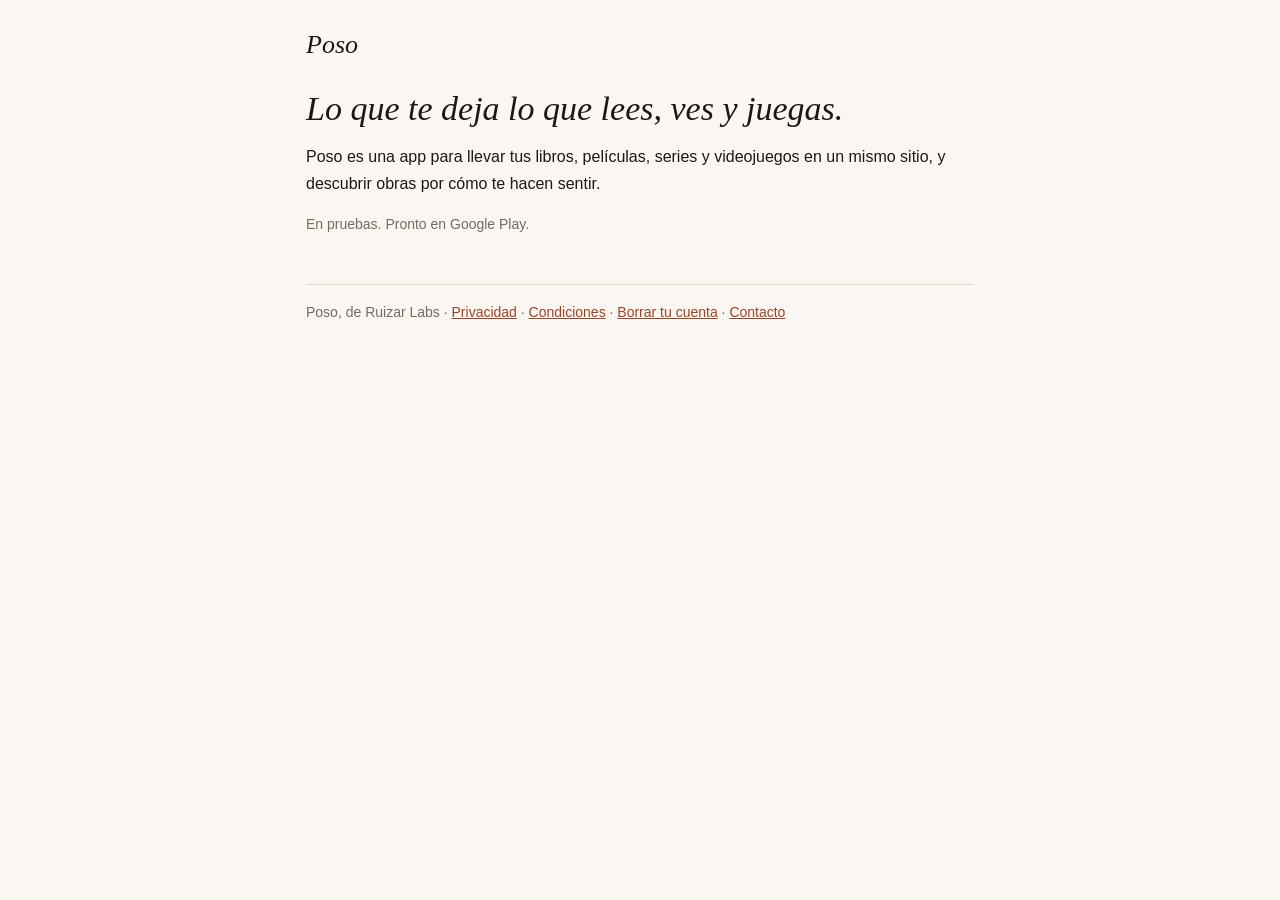
<file: index.html>
<!doctype html>
<html lang="es">
<head>
<meta charset="utf-8">
<meta name="viewport" content="width=device-width, initial-scale=1">
<title>Poso</title>
<link rel="stylesheet" href="estilo.css">
</head>
<body>
<main>
<header><a href="./">Poso</a></header>

<h1>Lo que te deja lo que lees, ves y juegas.</h1>
<p>Poso es una app para llevar tus libros, películas, series y videojuegos en un mismo sitio, y descubrir obras por cómo te hacen sentir.</p>
<p class="nota">En pruebas. Pronto en Google Play.</p>

<footer>Poso, de Ruizar Labs · <a href="privacidad.html">Privacidad</a> · <a href="condiciones.html">Condiciones</a> · <a href="borrar-cuenta.html">Borrar tu cuenta</a> · <a href="mailto:ruizardev@gmail.com">Contacto</a></footer>
</main>
</body>
</html>
</file>
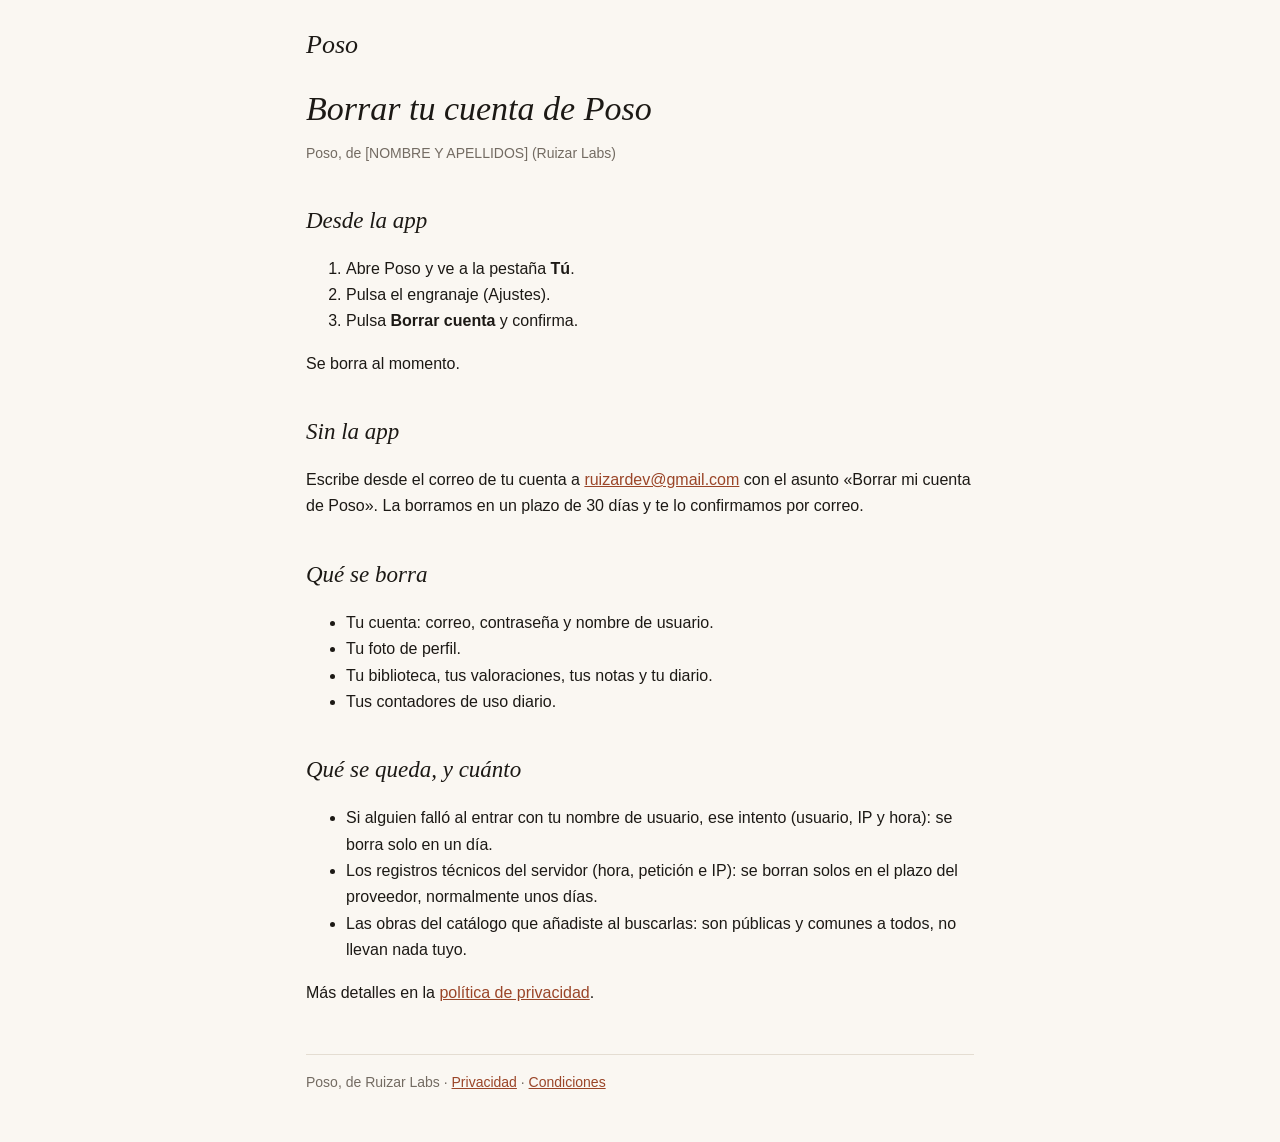
<file: borrar-cuenta.html>
<!doctype html>
<html lang="es">
<head>
<meta charset="utf-8">
<meta name="viewport" content="width=device-width, initial-scale=1">
<title>Borrar tu cuenta · Poso</title>
<link rel="stylesheet" href="estilo.css">
</head>
<body>
<main>
<header><a href="./">Poso</a></header>

<h1>Borrar tu cuenta de Poso</h1>
<p class="fecha">Poso, de [NOMBRE Y APELLIDOS] (Ruizar Labs)</p>

<h2>Desde la app</h2>
<ol>
<li>Abre Poso y ve a la pestaña <strong>Tú</strong>.</li>
<li>Pulsa el engranaje (Ajustes).</li>
<li>Pulsa <strong>Borrar cuenta</strong> y confirma.</li>
</ol>
<p>Se borra al momento.</p>

<h2>Sin la app</h2>
<p>Escribe desde el correo de tu cuenta a <a href="mailto:ruizardev@gmail.com?subject=Borrar%20mi%20cuenta%20de%20Poso">ruizardev@gmail.com</a> con el asunto «Borrar mi cuenta de Poso». La borramos en un plazo de 30 días y te lo confirmamos por correo.</p>

<h2>Qué se borra</h2>
<ul>
<li>Tu cuenta: correo, contraseña y nombre de usuario.</li>
<li>Tu foto de perfil.</li>
<li>Tu biblioteca, tus valoraciones, tus notas y tu diario.</li>
<li>Tus contadores de uso diario.</li>
</ul>

<h2>Qué se queda, y cuánto</h2>
<ul>
<li>Si alguien falló al entrar con tu nombre de usuario, ese intento (usuario, IP y hora): se borra solo en un día.</li>
<li>Los registros técnicos del servidor (hora, petición e IP): se borran solos en el plazo del proveedor, normalmente unos días.</li>
<li>Las obras del catálogo que añadiste al buscarlas: son públicas y comunes a todos, no llevan nada tuyo.</li>
</ul>
<p>Más detalles en la <a href="privacidad.html">política de privacidad</a>.</p>

<footer>Poso, de Ruizar Labs · <a href="privacidad.html">Privacidad</a> · <a href="condiciones.html">Condiciones</a></footer>
</main>
</body>
</html>
</file>
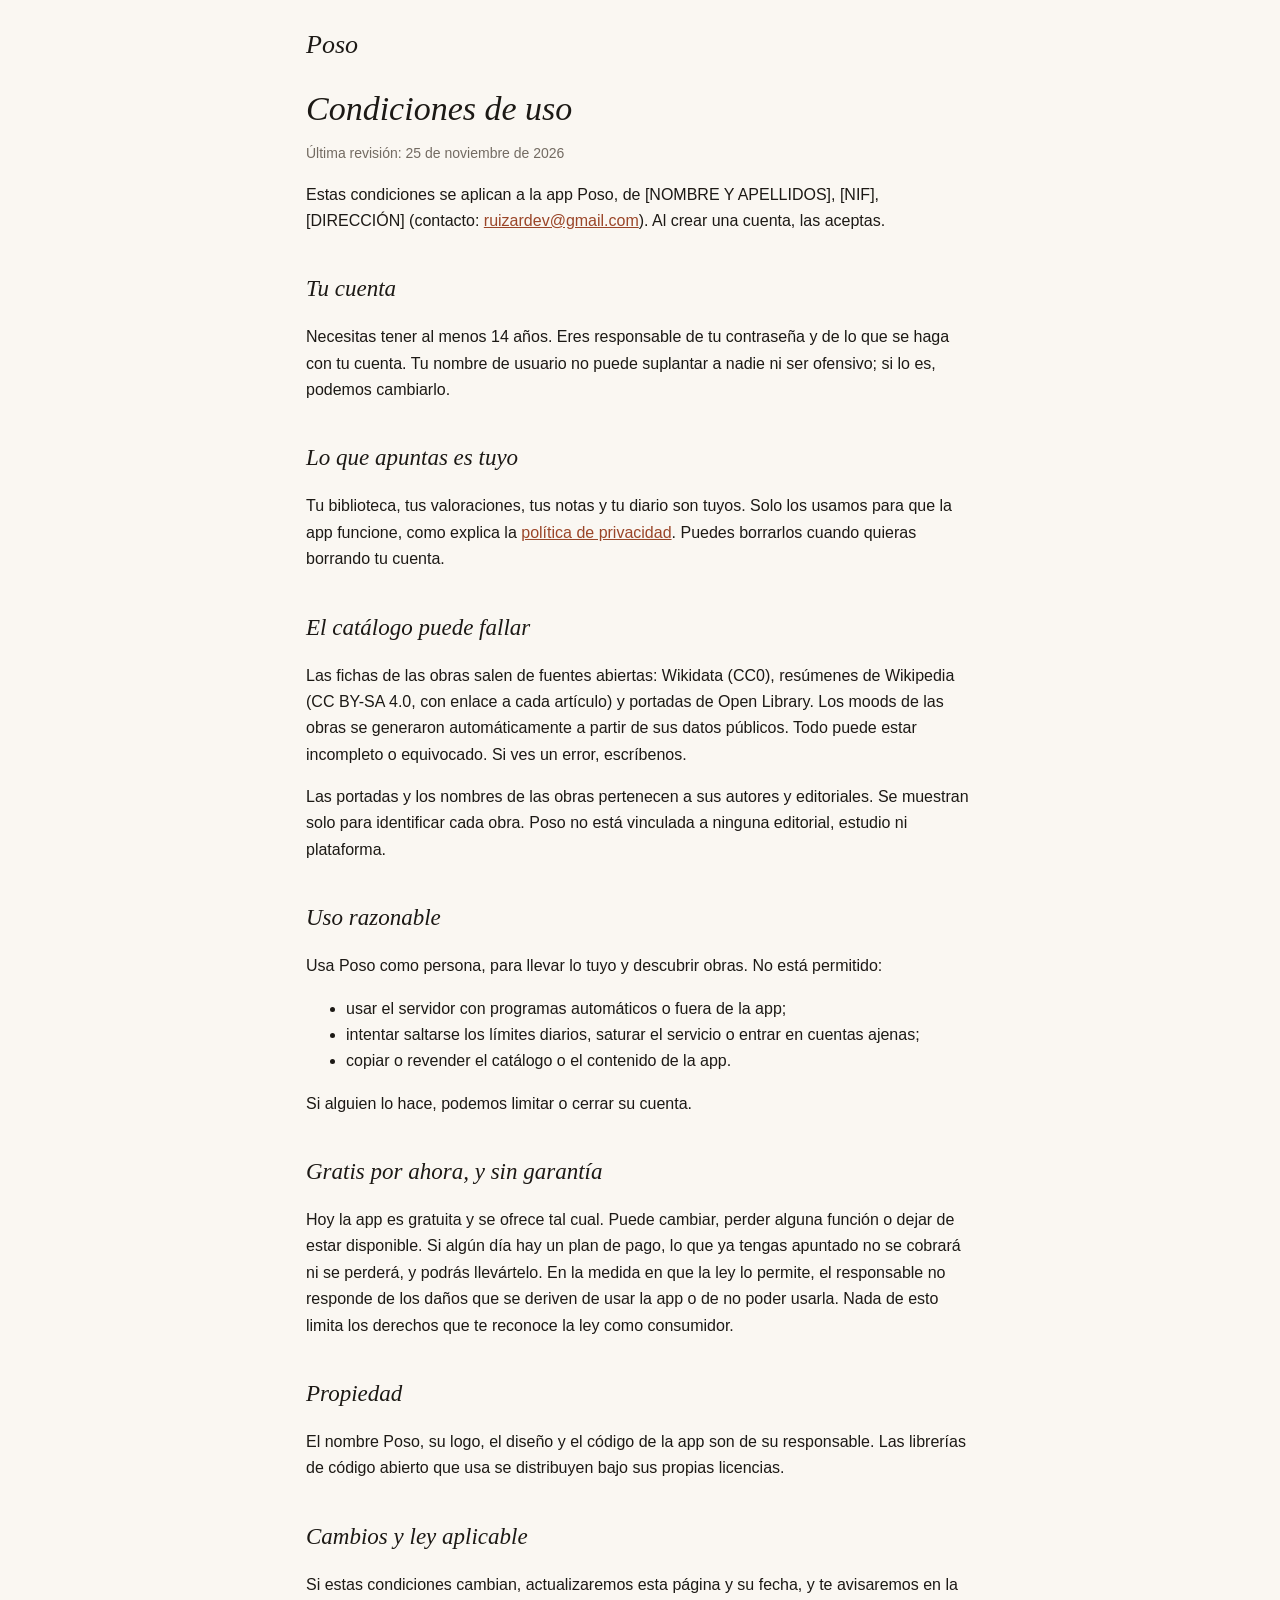
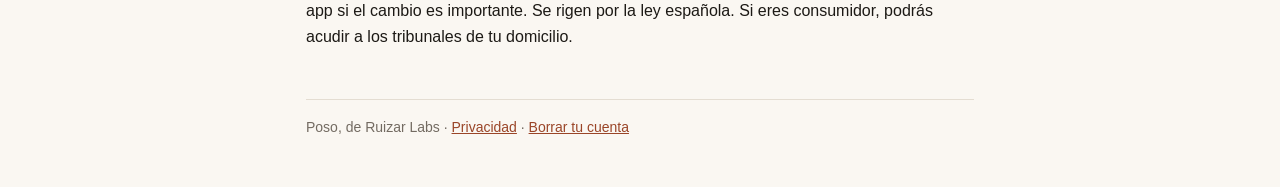
<file: condiciones.html>
<!doctype html>
<html lang="es">
<head>
<meta charset="utf-8">
<meta name="viewport" content="width=device-width, initial-scale=1">
<title>Condiciones · Poso</title>
<link rel="stylesheet" href="estilo.css">
</head>
<body>
<main>
<header><a href="./">Poso</a></header>

<h1>Condiciones de uso</h1>
<p class="fecha">Última revisión: 25 de noviembre de 2026</p>
<p>Estas condiciones se aplican a la app Poso, de [NOMBRE Y APELLIDOS], [NIF], [DIRECCIÓN] (contacto: <a href="mailto:ruizardev@gmail.com">ruizardev@gmail.com</a>). Al crear una cuenta, las aceptas.</p>

<h2>Tu cuenta</h2>
<p>Necesitas tener al menos 14 años. Eres responsable de tu contraseña y de lo que se haga con tu cuenta. Tu nombre de usuario no puede suplantar a nadie ni ser ofensivo; si lo es, podemos cambiarlo.</p>

<h2>Lo que apuntas es tuyo</h2>
<p>Tu biblioteca, tus valoraciones, tus notas y tu diario son tuyos. Solo los usamos para que la app funcione, como explica la <a href="privacidad.html">política de privacidad</a>. Puedes borrarlos cuando quieras borrando tu cuenta.</p>

<h2>El catálogo puede fallar</h2>
<p>Las fichas de las obras salen de fuentes abiertas: Wikidata (CC0), resúmenes de Wikipedia (CC BY-SA 4.0, con enlace a cada artículo) y portadas de Open Library. Los moods de las obras se generaron automáticamente a partir de sus datos públicos. Todo puede estar incompleto o equivocado. Si ves un error, escríbenos.</p>
<p>Las portadas y los nombres de las obras pertenecen a sus autores y editoriales. Se muestran solo para identificar cada obra. Poso no está vinculada a ninguna editorial, estudio ni plataforma.</p>

<h2>Uso razonable</h2>
<p>Usa Poso como persona, para llevar lo tuyo y descubrir obras. No está permitido:</p>
<ul>
<li>usar el servidor con programas automáticos o fuera de la app;</li>
<li>intentar saltarse los límites diarios, saturar el servicio o entrar en cuentas ajenas;</li>
<li>copiar o revender el catálogo o el contenido de la app.</li>
</ul>
<p>Si alguien lo hace, podemos limitar o cerrar su cuenta.</p>

<h2>Gratis por ahora, y sin garantía</h2>
<p>Hoy la app es gratuita y se ofrece tal cual. Puede cambiar, perder alguna función o dejar de estar disponible. Si algún día hay un plan de pago, lo que ya tengas apuntado no se cobrará ni se perderá, y podrás llevártelo. En la medida en que la ley lo permite, el responsable no responde de los daños que se deriven de usar la app o de no poder usarla. Nada de esto limita los derechos que te reconoce la ley como consumidor.</p>

<h2>Propiedad</h2>
<p>El nombre Poso, su logo, el diseño y el código de la app son de su responsable. Las librerías de código abierto que usa se distribuyen bajo sus propias licencias.</p>

<h2>Cambios y ley aplicable</h2>
<p>Si estas condiciones cambian, actualizaremos esta página y su fecha, y te avisaremos en la app si el cambio es importante. Se rigen por la ley española. Si eres consumidor, podrás acudir a los tribunales de tu domicilio.</p>

<footer>Poso, de Ruizar Labs · <a href="privacidad.html">Privacidad</a> · <a href="borrar-cuenta.html">Borrar tu cuenta</a></footer>
</main>
</body>
</html>
</file>
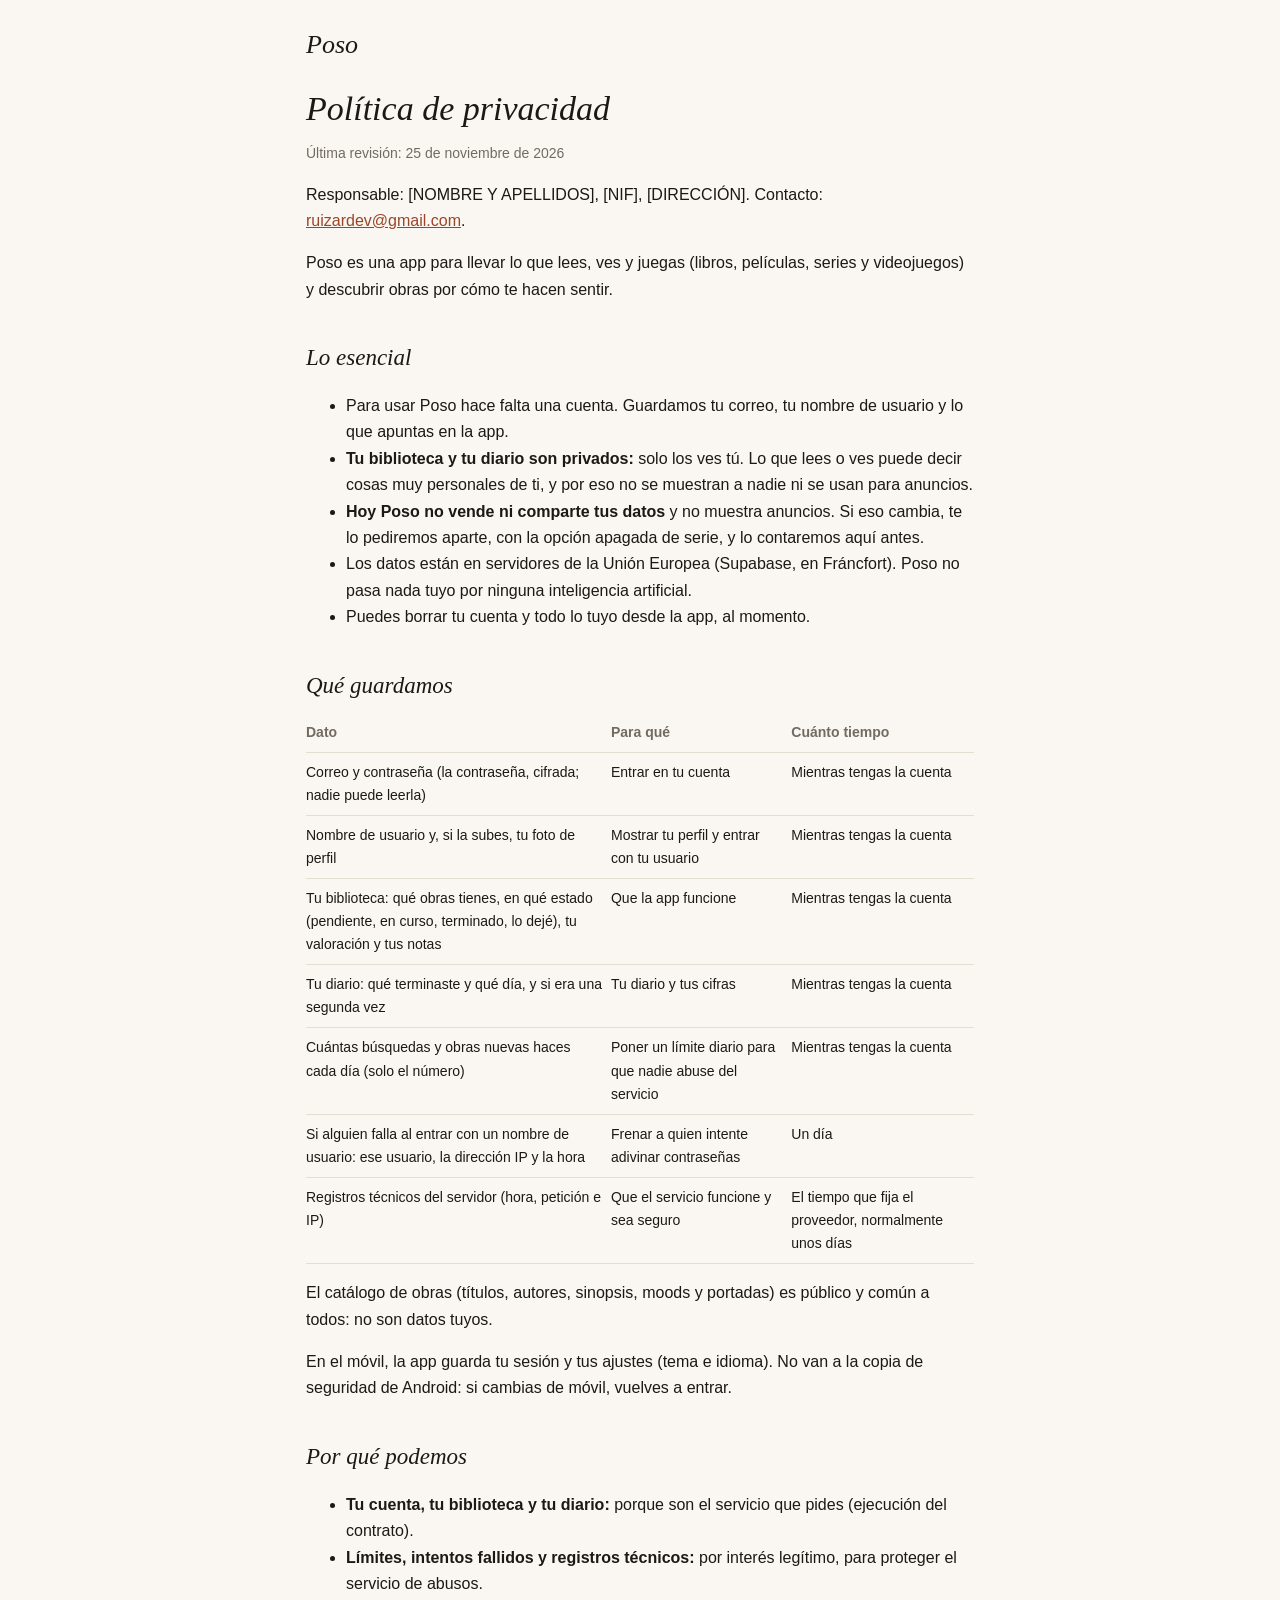
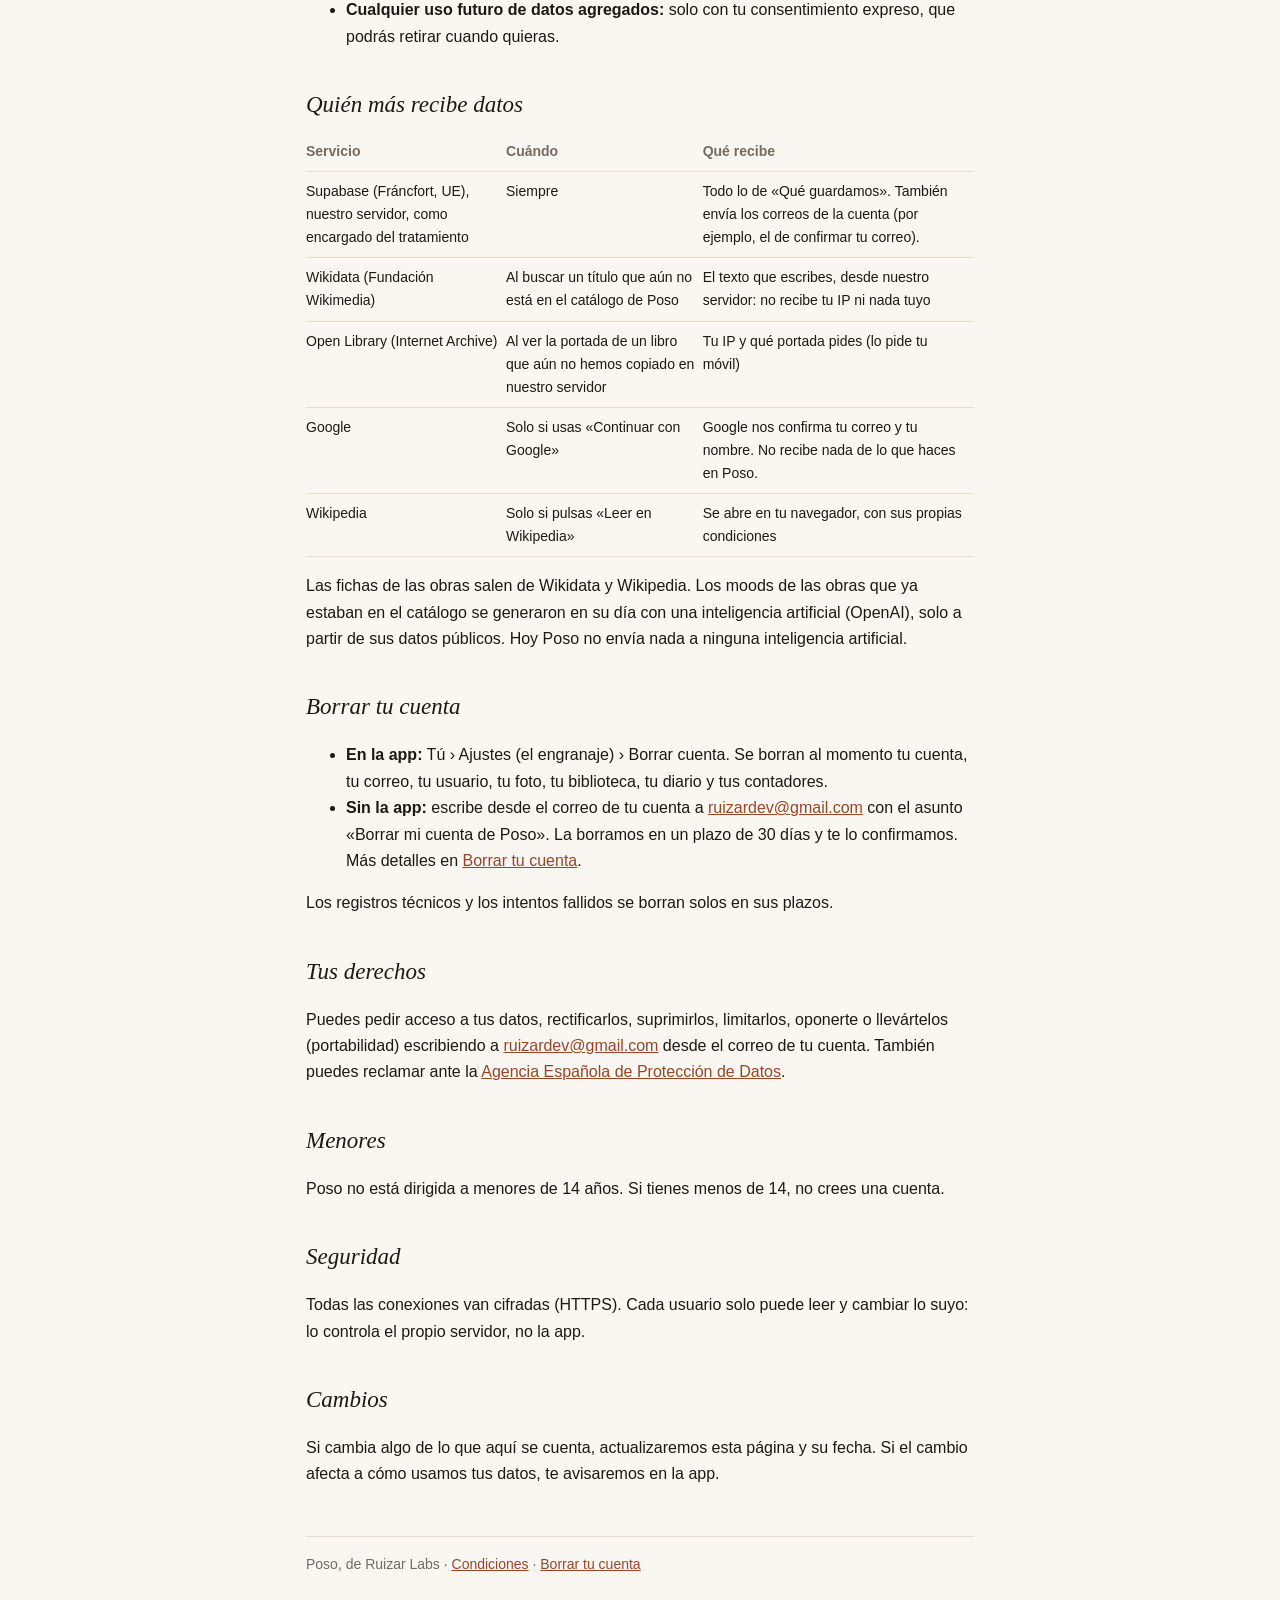
<file: privacidad.html>
<!doctype html>
<html lang="es">
<head>
<meta charset="utf-8">
<meta name="viewport" content="width=device-width, initial-scale=1">
<title>Privacidad · Poso</title>
<link rel="stylesheet" href="estilo.css">
</head>
<body>
<main>
<header><a href="./">Poso</a></header>

<h1>Política de privacidad</h1>
<p class="fecha">Última revisión: 25 de noviembre de 2026</p>
<p>Responsable: [NOMBRE Y APELLIDOS], [NIF], [DIRECCIÓN]. Contacto: <a href="mailto:ruizardev@gmail.com">ruizardev@gmail.com</a>.</p>
<p>Poso es una app para llevar lo que lees, ves y juegas (libros, películas, series y videojuegos) y descubrir obras por cómo te hacen sentir.</p>

<h2>Lo esencial</h2>
<ul>
<li>Para usar Poso hace falta una cuenta. Guardamos tu correo, tu nombre de usuario y lo que apuntas en la app.</li>
<li><strong>Tu biblioteca y tu diario son privados:</strong> solo los ves tú. Lo que lees o ves puede decir cosas muy personales de ti, y por eso no se muestran a nadie ni se usan para anuncios.</li>
<li><strong>Hoy Poso no vende ni comparte tus datos</strong> y no muestra anuncios. Si eso cambia, te lo pediremos aparte, con la opción apagada de serie, y lo contaremos aquí antes.</li>
<li>Los datos están en servidores de la Unión Europea (Supabase, en Fráncfort). Poso no pasa nada tuyo por ninguna inteligencia artificial.</li>
<li>Puedes borrar tu cuenta y todo lo tuyo desde la app, al momento.</li>
</ul>

<h2>Qué guardamos</h2>
<div class="tabla"><table>
<tr><th>Dato</th><th>Para qué</th><th>Cuánto tiempo</th></tr>
<tr><td>Correo y contraseña (la contraseña, cifrada; nadie puede leerla)</td><td>Entrar en tu cuenta</td><td>Mientras tengas la cuenta</td></tr>
<tr><td>Nombre de usuario y, si la subes, tu foto de perfil</td><td>Mostrar tu perfil y entrar con tu usuario</td><td>Mientras tengas la cuenta</td></tr>
<tr><td>Tu biblioteca: qué obras tienes, en qué estado (pendiente, en curso, terminado, lo dejé), tu valoración y tus notas</td><td>Que la app funcione</td><td>Mientras tengas la cuenta</td></tr>
<tr><td>Tu diario: qué terminaste y qué día, y si era una segunda vez</td><td>Tu diario y tus cifras</td><td>Mientras tengas la cuenta</td></tr>
<tr><td>Cuántas búsquedas y obras nuevas haces cada día (solo el número)</td><td>Poner un límite diario para que nadie abuse del servicio</td><td>Mientras tengas la cuenta</td></tr>
<tr><td>Si alguien falla al entrar con un nombre de usuario: ese usuario, la dirección IP y la hora</td><td>Frenar a quien intente adivinar contraseñas</td><td>Un día</td></tr>
<tr><td>Registros técnicos del servidor (hora, petición e IP)</td><td>Que el servicio funcione y sea seguro</td><td>El tiempo que fija el proveedor, normalmente unos días</td></tr>
</table></div>
<p>El catálogo de obras (títulos, autores, sinopsis, moods y portadas) es público y común a todos: no son datos tuyos.</p>
<p>En el móvil, la app guarda tu sesión y tus ajustes (tema e idioma). No van a la copia de seguridad de Android: si cambias de móvil, vuelves a entrar.</p>

<h2>Por qué podemos</h2>
<ul>
<li><strong>Tu cuenta, tu biblioteca y tu diario:</strong> porque son el servicio que pides (ejecución del contrato).</li>
<li><strong>Límites, intentos fallidos y registros técnicos:</strong> por interés legítimo, para proteger el servicio de abusos.</li>
<li><strong>Cualquier uso futuro de datos agregados:</strong> solo con tu consentimiento expreso, que podrás retirar cuando quieras.</li>
</ul>

<h2>Quién más recibe datos</h2>
<div class="tabla"><table>
<tr><th>Servicio</th><th>Cuándo</th><th>Qué recibe</th></tr>
<tr><td>Supabase (Fráncfort, UE), nuestro servidor, como encargado del tratamiento</td><td>Siempre</td><td>Todo lo de «Qué guardamos». También envía los correos de la cuenta (por ejemplo, el de confirmar tu correo).</td></tr>
<tr><td>Wikidata (Fundación Wikimedia)</td><td>Al buscar un título que aún no está en el catálogo de Poso</td><td>El texto que escribes, desde nuestro servidor: no recibe tu IP ni nada tuyo</td></tr>
<tr><td>Open Library (Internet Archive)</td><td>Al ver la portada de un libro que aún no hemos copiado en nuestro servidor</td><td>Tu IP y qué portada pides (lo pide tu móvil)</td></tr>
<tr><td>Google</td><td>Solo si usas «Continuar con Google»</td><td>Google nos confirma tu correo y tu nombre. No recibe nada de lo que haces en Poso.</td></tr>
<tr><td>Wikipedia</td><td>Solo si pulsas «Leer en Wikipedia»</td><td>Se abre en tu navegador, con sus propias condiciones</td></tr>
</table></div>
<p>Las fichas de las obras salen de Wikidata y Wikipedia. Los moods de las obras que ya estaban en el catálogo se generaron en su día con una inteligencia artificial (OpenAI), solo a partir de sus datos públicos. Hoy Poso no envía nada a ninguna inteligencia artificial.</p>

<h2 id="borrar-cuenta">Borrar tu cuenta</h2>
<ul>
<li><strong>En la app:</strong> Tú › Ajustes (el engranaje) › Borrar cuenta. Se borran al momento tu cuenta, tu correo, tu usuario, tu foto, tu biblioteca, tu diario y tus contadores.</li>
<li><strong>Sin la app:</strong> escribe desde el correo de tu cuenta a <a href="mailto:ruizardev@gmail.com?subject=Borrar%20mi%20cuenta%20de%20Poso">ruizardev@gmail.com</a> con el asunto «Borrar mi cuenta de Poso». La borramos en un plazo de 30 días y te lo confirmamos. Más detalles en <a href="borrar-cuenta.html">Borrar tu cuenta</a>.</li>
</ul>
<p>Los registros técnicos y los intentos fallidos se borran solos en sus plazos.</p>

<h2>Tus derechos</h2>
<p>Puedes pedir acceso a tus datos, rectificarlos, suprimirlos, limitarlos, oponerte o llevártelos (portabilidad) escribiendo a <a href="mailto:ruizardev@gmail.com">ruizardev@gmail.com</a> desde el correo de tu cuenta. También puedes reclamar ante la <a href="https://www.aepd.es">Agencia Española de Protección de Datos</a>.</p>

<h2>Menores</h2>
<p>Poso no está dirigida a menores de 14 años. Si tienes menos de 14, no crees una cuenta.</p>

<h2>Seguridad</h2>
<p>Todas las conexiones van cifradas (HTTPS). Cada usuario solo puede leer y cambiar lo suyo: lo controla el propio servidor, no la app.</p>

<h2>Cambios</h2>
<p>Si cambia algo de lo que aquí se cuenta, actualizaremos esta página y su fecha. Si el cambio afecta a cómo usamos tus datos, te avisaremos en la app.</p>

<footer>Poso, de Ruizar Labs · <a href="condiciones.html">Condiciones</a> · <a href="borrar-cuenta.html">Borrar tu cuenta</a></footer>
</main>
</body>
</html>
</file>
<file: estilo.css>
/* Poso: warm paper by day, warm dark by night, serif titles, no boxes. */
:root {
  --fondo: #faf7f2;
  --tinta: #1c1915;
  --suave: #736b62;
  --linea: #e4ddd2;
  --acento: #9a4528;
  color-scheme: light dark;
}
@media (prefers-color-scheme: dark) {
  :root {
    --fondo: #14110f;
    --tinta: #f0ebe3;
    --suave: #9a9187;
    --linea: #2a2520;
    --acento: #e0906f;
  }
}
* { box-sizing: border-box; }
body {
  margin: 0;
  background: var(--fondo);
  color: var(--tinta);
  font: 16px/1.65 -apple-system, BlinkMacSystemFont, "Segoe UI", Roboto, sans-serif;
}
main { max-width: 700px; margin: 0 auto; padding: 32px 16px 48px; }
header { margin-bottom: 28px; }
header a { color: inherit; text-decoration: none; font: italic 26px/1 "Newsreader", Georgia, serif; }
h1, h2 { font-family: "Newsreader", Georgia, serif; font-weight: 400; font-style: italic; }
h1 { font-size: 34px; line-height: 1.15; margin: 0 0 4px; }
h2 { font-size: 23px; margin: 36px 0 8px; }
h3 { font-size: 17px; margin: 22px 0 6px; }
.fecha, .nota { color: var(--suave); font-size: 14px; }
a { color: var(--acento); }
.tabla { overflow-x: auto; }
table { border-collapse: collapse; width: 100%; font-size: 14px; }
th, td { text-align: left; vertical-align: top; padding: 8px 8px 8px 0; border-bottom: 1px solid var(--linea); }
th { color: var(--suave); font-weight: 600; }
footer { margin-top: 48px; padding-top: 16px; border-top: 1px solid var(--linea); color: var(--suave); font-size: 14px; }
</file>
